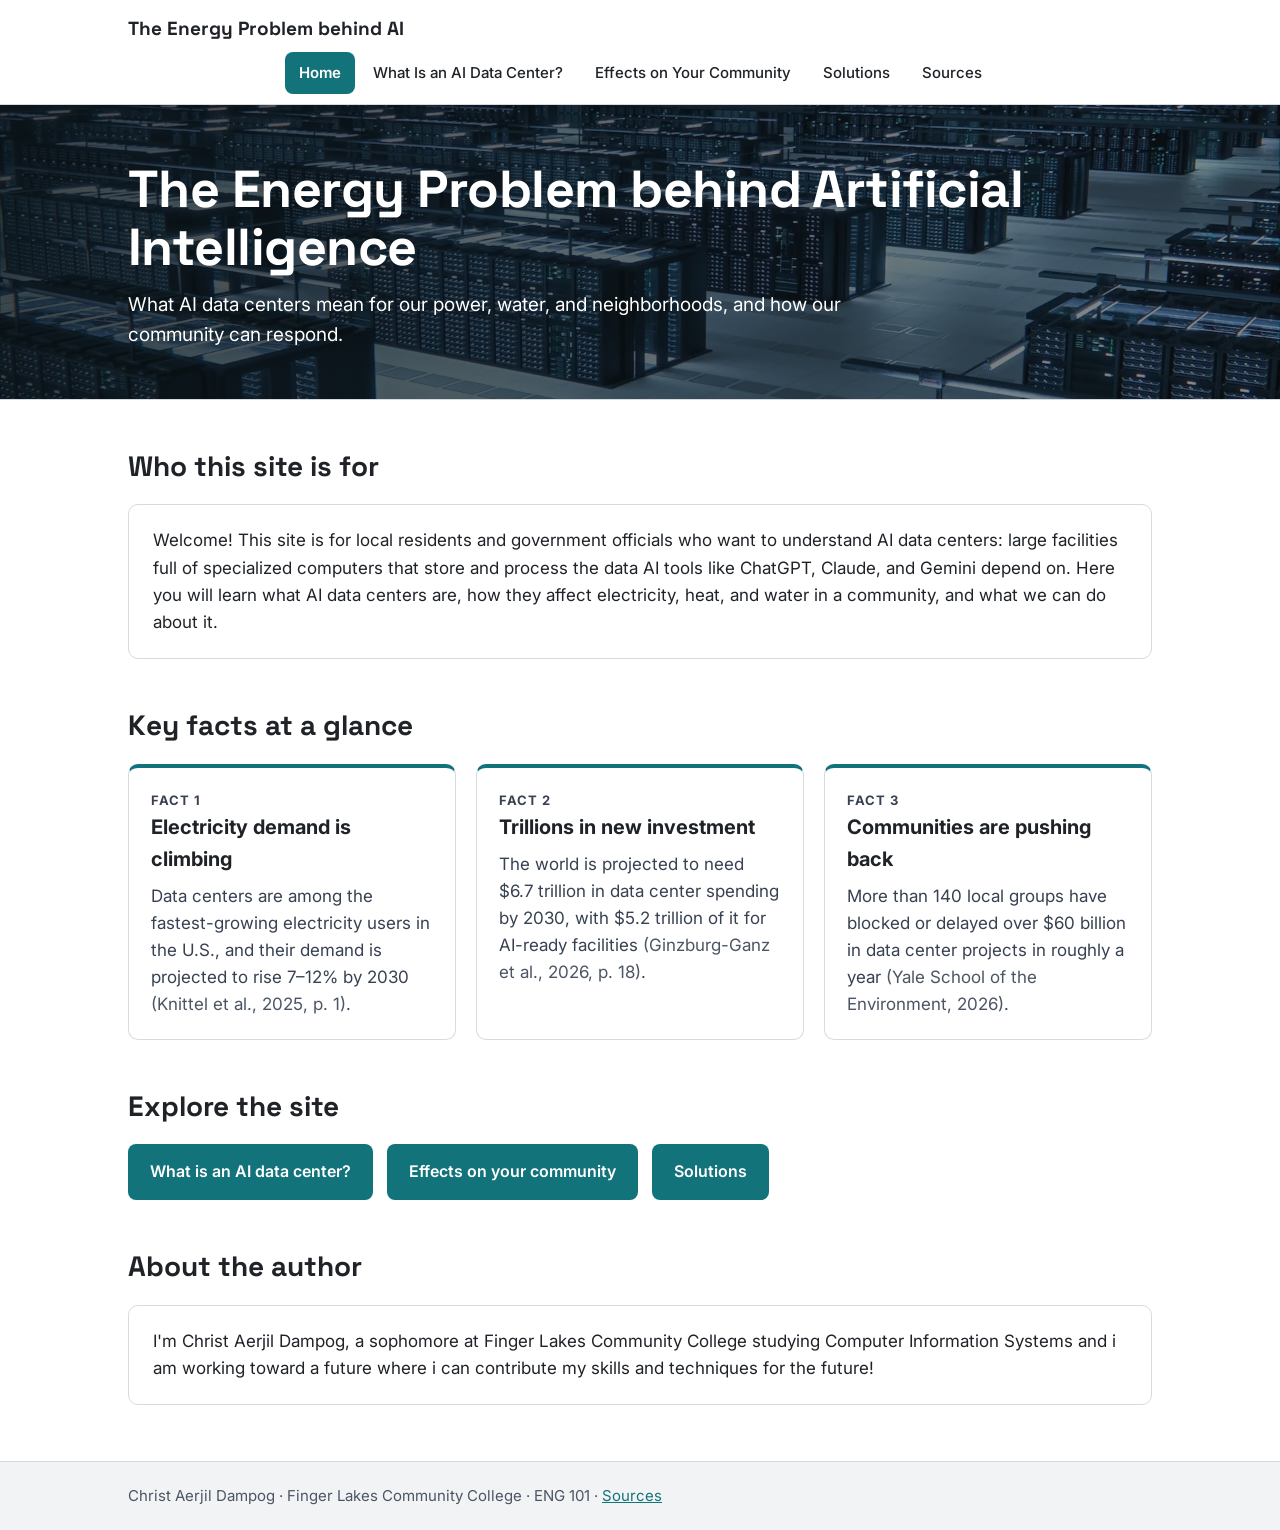
<file: index.html>
<!DOCTYPE html>
<!--
    ============================================================
     File:    index.html  (Home page)
     Author:  Christ Aerjil Dampog
     Course:  ENG 101, Finger Lakes Community College
     Purpose: Introduces the site, shows three key facts, and
              links to the other pages.
    ============================================================
-->
<html lang="en">

<head>
    <meta charset="utf-8">
    <meta name="viewport" content="width=device-width, initial-scale=1">
    <title>Home | The Energy Problem behind AI</title>

    <!-- Fonts from Google Fonts: Inter (body text) and Space Grotesk (headings) -->
    <link rel="preconnect" href="https://fonts.googleapis.com">
    <link rel="preconnect" href="https://fonts.gstatic.com" crossorigin>
    <link rel="stylesheet" href="https://fonts.googleapis.com/css2?family=Inter:wght@400;500;600;700&family=Space+Grotesk:wght@500;600;700&display=swap">

    <!-- Shared styles for all pages -->
    <link rel="stylesheet" href="style.css">
</head>

<body>

    <!-- ========== NAVIGATION BAR ========== -->
    <nav class="site-nav" aria-label="Main">
        <div class="wrap">
            <a class="brand" href="index.html">The Energy Problem behind AI</a>
            <ul>
                <!-- aria-current="page" highlights the page you are on -->
                <li><a class="nav-link" href="index.html" aria-current="page">Home</a></li>
                <li><a class="nav-link" href="page1.html">What Is an AI Data Center?</a></li>
                <li><a class="nav-link" href="page2.html">Effects on Your Community</a></li>
                <li><a class="nav-link" href="page3.html">Solutions</a></li>
                <li><a class="nav-link" href="page4.html">Sources</a></li>
            </ul>
        </div>
    </nav>


    <!-- ========== BANNER ========== -->
    <header class="hero">
        <img class="bg" src="images/home-banner.jpg" alt="Power lines leading to a large data center building">
        <div class="wrap">
            <h1>The Energy Problem behind Artificial Intelligence</h1>
            <p class="tagline">
                What AI data centers mean for our power, water, and neighborhoods,
                and how our community can respond.
            </p>
        </div>
    </header>


    <main class="wrap">

        <!-- ========== WHO THIS SITE IS FOR ========== -->
        <section>
            <h2>Who this site is for</h2>
            <div class="box">
                <p>
                    Welcome! This site is for local residents and government officials who want to
                    understand AI data centers: large facilities full of specialized computers that
                    store and process the data AI tools like ChatGPT, Claude, and Gemini depend on.
                    Here you will learn what AI data centers are, how they affect electricity, heat,
                    and water in a community, and what we can do about it.
                </p>
            </div>
        </section>


        <!-- ========== KEY FACTS (3 cards side by side) ========== -->
        <section>
            <h2>Key facts at a glance</h2>
            <div class="grid grid-3">

                <!-- Fact 1 -->
                <div class="card">
                    <p class="eyebrow">Fact 1</p>
                    <h3>Electricity demand is climbing</h3>
                    <p>
                        Data centers are among the fastest-growing electricity users in the U.S., and
                        their demand is projected to rise 7–12% by 2030
                        <span class="cite">(Knittel et al., 2025, p. 1)</span>.
                    </p>
                </div>

                <!-- Fact 2 -->
                <div class="card">
                    <p class="eyebrow">Fact 2</p>
                    <h3>Trillions in new investment</h3>
                    <p>
                        The world is projected to need $6.7 trillion in data center spending by 2030,
                        with $5.2 trillion of it for AI-ready facilities
                        <span class="cite">(Ginzburg-Ganz et al., 2026, p. 18)</span>.
                    </p>
                </div>

                <!-- Fact 3 -->
                <div class="card">
                    <p class="eyebrow">Fact 3</p>
                    <h3>Communities are pushing back</h3>
                    <p>
                        More than 140 local groups have blocked or delayed over $60 billion in data
                        center projects in roughly a year
                        <span class="cite">(Yale School of the Environment, 2026)</span>.
                    </p>
                </div>

            </div>
        </section>


        <!-- ========== EXPLORE BUTTONS ========== -->
        <section>
            <h2>Explore the site</h2>
            <div class="buttons">
                <a class="btn" href="page1.html">What is an AI data center?</a>
                <a class="btn" href="page2.html">Effects on your community</a>
                <a class="btn" href="page3.html">Solutions</a>
            </div>
        </section>


        <!-- ========== ABOUT THE AUTHOR ========== -->
        <section>
            <h2>About the author</h2>
            <div class="box">
                <p>
                    I'm Christ Aerjil Dampog, a sophomore at Finger Lakes Community College studying
                    Computer Information Systems and i am working toward a future where i can contribute my skills
                    and techniques for the future!
                </p>
            </div>
        </section>

    </main>


    <!-- ========== FOOTER ========== -->
    <footer>
        <div class="wrap">
            Christ Aerjil Dampog · Finger Lakes Community College · ENG 101 ·
            <a href="page4.html">Sources</a>
        </div>
    </footer>

</body>

</html>
</file>
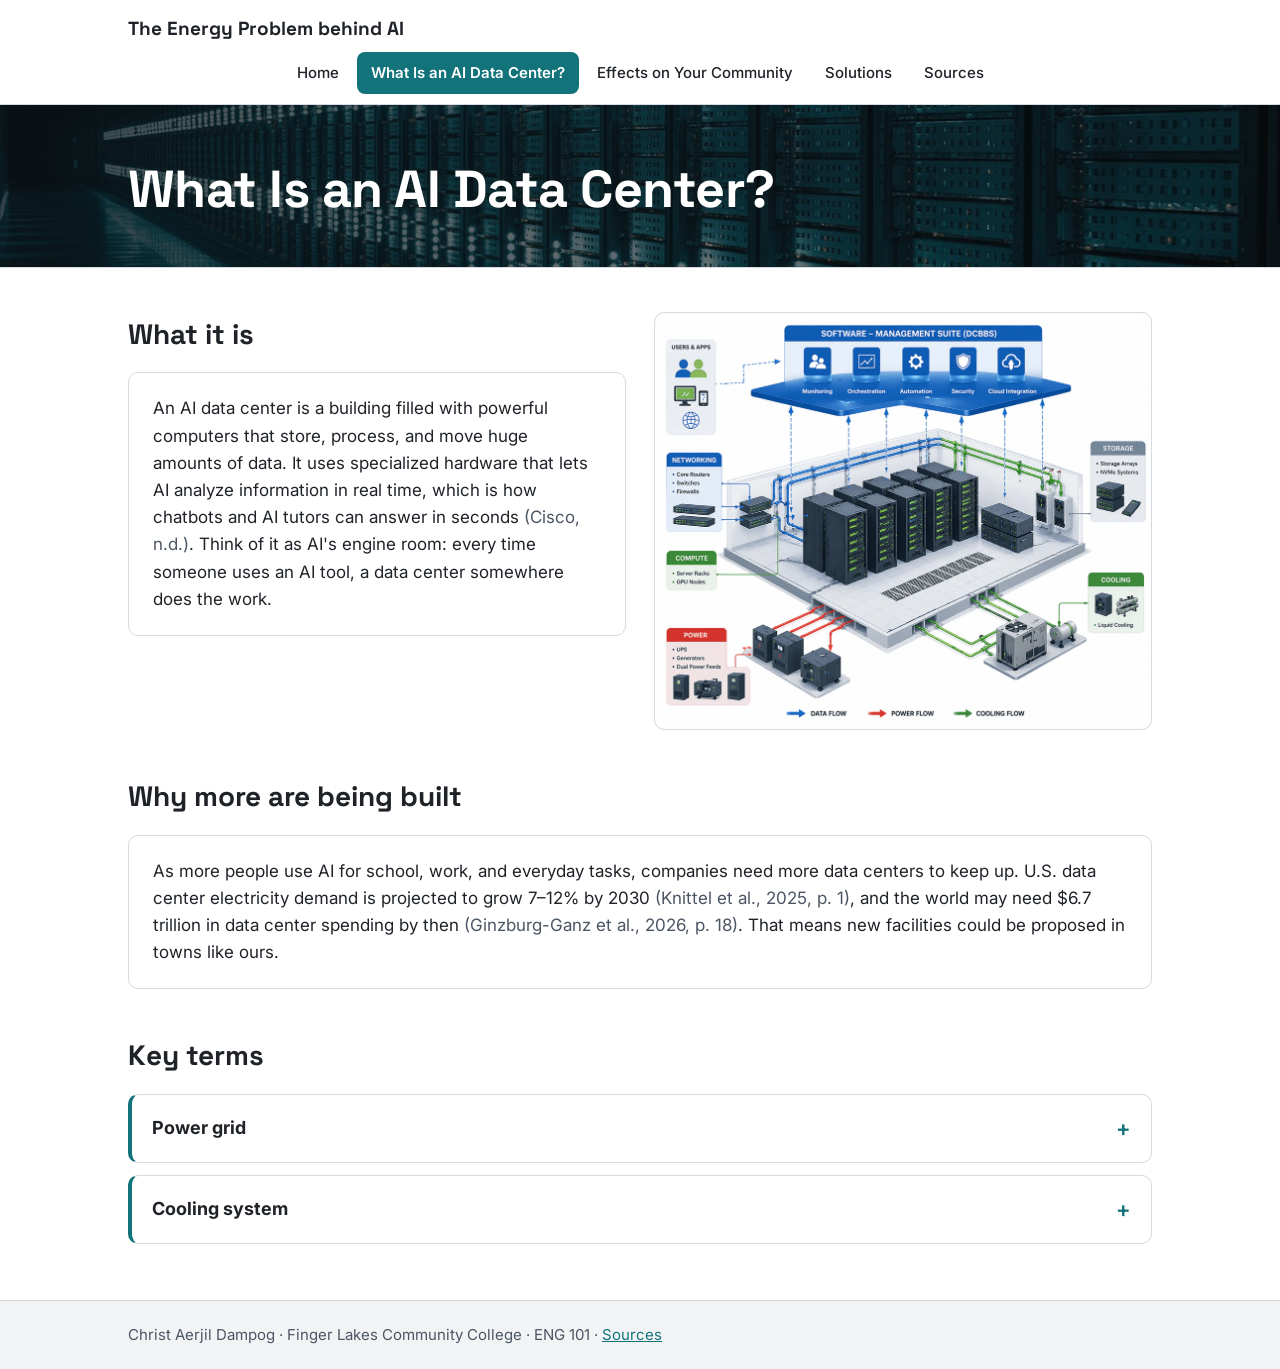
<file: page1.html>
<!DOCTYPE html>
<!--
    ============================================================
     File:    page1.html  (What Is an AI Data Center?)
     Author:  Christ Aerjil Dampog
     Course:  ENG 101, Finger Lakes Community College
     Purpose: Explains what an AI data center is, why more are
              being built, and two key terms.
    ============================================================
-->
<html lang="en">

<head>
    <meta charset="utf-8">
    <meta name="viewport" content="width=device-width, initial-scale=1">
    <title>What Is an AI Data Center? | The Energy Problem behind AI</title>

    <!-- Fonts from Google Fonts: Inter (body text) and Space Grotesk (headings) -->
    <link rel="preconnect" href="https://fonts.googleapis.com">
    <link rel="preconnect" href="https://fonts.gstatic.com" crossorigin>
    <link rel="stylesheet" href="https://fonts.googleapis.com/css2?family=Inter:wght@400;500;600;700&family=Space+Grotesk:wght@500;600;700&display=swap">

    <!-- Shared styles for all pages -->
    <link rel="stylesheet" href="style.css">
</head>

<body>

    <!-- ========== NAVIGATION BAR ========== -->
    <nav class="site-nav" aria-label="Main">
        <div class="wrap">
            <a class="brand" href="index.html">The Energy Problem behind AI</a>
            <ul>
                <!-- aria-current="page" highlights the page you are on -->
                <li><a class="nav-link" href="index.html">Home</a></li>
                <li><a class="nav-link" href="page1.html" aria-current="page">What Is an AI Data Center?</a></li>
                <li><a class="nav-link" href="page2.html">Effects on Your Community</a></li>
                <li><a class="nav-link" href="page3.html">Solutions</a></li>
                <li><a class="nav-link" href="page4.html">Sources</a></li>
            </ul>
        </div>
    </nav>


    <!-- ========== BANNER ========== -->
    <header class="hero">
        <img class="bg" src="images/page1-banner.jpg" alt="Rows of servers inside a data center">

        <div class="wrap">
            <h1>What Is an AI Data Center?</h1>
        </div>
    </header>


    <main class="wrap">

        <!-- ========== WHAT IT IS (text on the left, image on the right) ========== -->
        <section>
            <div class="split">

                <!-- Left: explanation -->
                <div>
                    <h2>What it is</h2>
                    <div class="box">
                        <p>
                            An AI data center is a building filled with powerful computers that store,
                            process, and move huge amounts of data. It uses specialized hardware that
                            lets AI analyze information in real time, which is how chatbots and AI
                            tutors can answer in seconds <span class="cite">(Cisco, n.d.)</span>.
                            Think of it as AI's engine room: every time someone uses an AI tool, a data
                            center somewhere does the work.
                        </p>
                    </div>
                </div>

                <div class="slot slot-filled">
                    <div>
                        <figure class="figure"><a href="https://www.supermicro.com/en/glossary/data-center-architecture" target="_blank" rel="noopener"><img src="images/page1-data-center.jpg" alt="Photo of an AI data center" ></a></figure>
                    </div>
                </div>

            </div>
        </section>


        <!-- ========== WHY MORE ARE BEING BUILT ========== -->
        <section>
            <h2>Why more are being built</h2>
            <div class="box">
                <p>
                    As more people use AI for school, work, and everyday tasks, companies need more
                    data centers to keep up. U.S. data center electricity demand is projected to grow
                    7–12% by 2030 <span class="cite">(Knittel et al., 2025, p. 1)</span>, and the
                    world may need $6.7 trillion in data center spending by then
                    <span class="cite">(Ginzburg-Ganz et al., 2026, p. 18)</span>. That means new
                    facilities could be proposed in towns like ours.
                </p>
            </div>
        </section>


        <!-- ========== KEY TERMS (click a term to open it) ========== -->
        <section>
            <h2>Key terms</h2>

            <!-- Term 1 -->
            <details>
                <summary>Power grid</summary>
                <p>
                    The network of power plants and power lines that delivers electricity to the
                    homes and businesses in an area.
                </p>
            </details>

            <!-- Term 2 -->
            <details>
                <summary>Cooling system</summary>
                <p>
                    Servers produce intense heat, so data centers use cooling systems, often
                    water-based, to keep their high-density server racks from overheating
                    <span class="cite">(Ginzburg-Ganz et al., 2026, p. 20)</span>.
                </p>
            </details>
        </section>

    </main>


    <!-- ========== FOOTER ========== -->
    <footer>
        <div class="wrap">
            Christ Aerjil Dampog · Finger Lakes Community College · ENG 101 ·
            <a href="page4.html">Sources</a>
        </div>
    </footer>

</body>

</html>
</file>
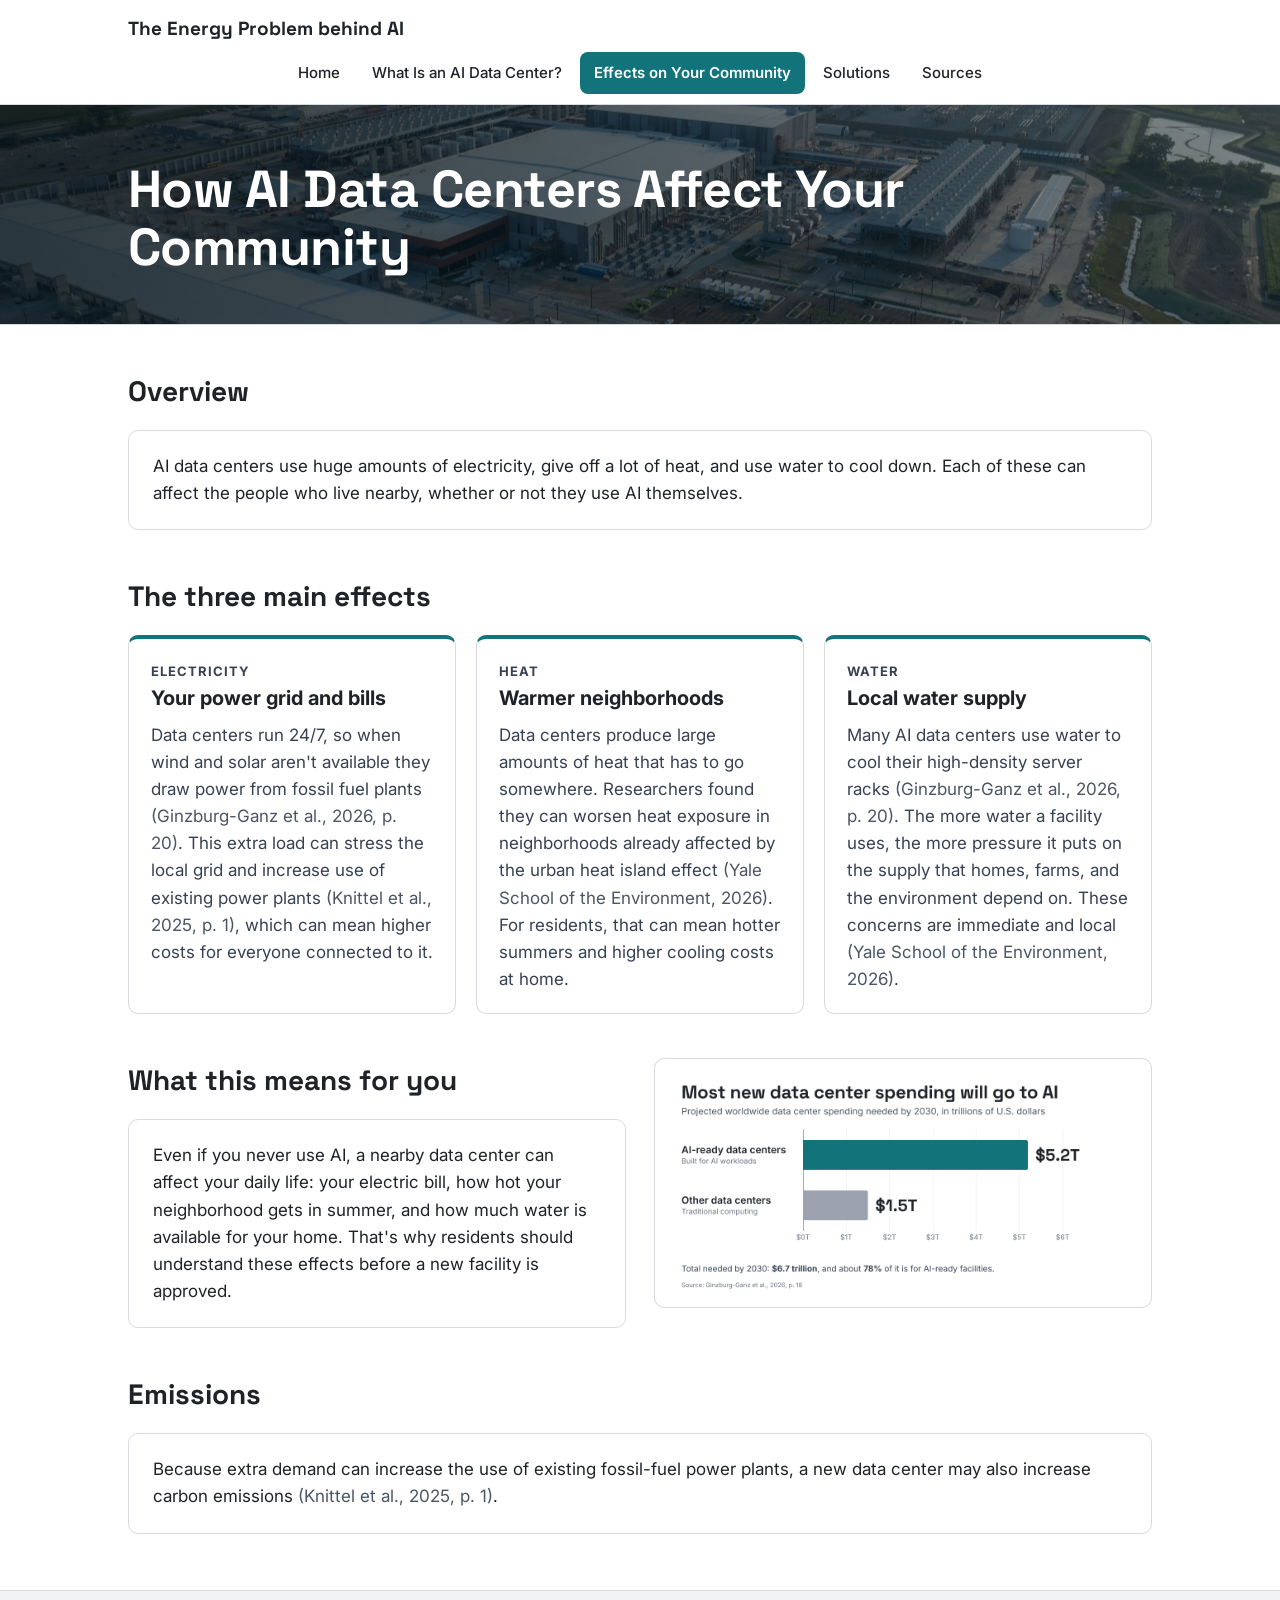
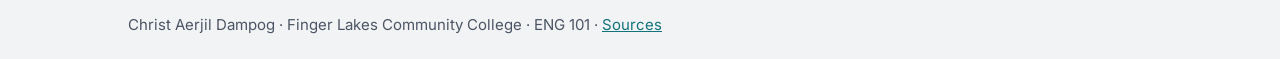
<file: page2.html>
<!DOCTYPE html>
<!--
    ============================================================
     File:    page2.html  (Effects on Your Community)
     Author:  Christ Aerjil Dampog
     Course:  ENG 101, Finger Lakes Community College
     Purpose: Explains how AI data centers affect electricity,
              heat, and water for people who live nearby.
    ============================================================
-->
<html lang="en">

<head>
    <meta charset="utf-8">
    <meta name="viewport" content="width=device-width, initial-scale=1">
    <title>Effects on Your Community | The Energy Problem behind AI</title>

    <!-- Fonts from Google Fonts: Inter (body text) and Space Grotesk (headings) -->
    <link rel="preconnect" href="https://fonts.googleapis.com">
    <link rel="preconnect" href="https://fonts.gstatic.com" crossorigin>
    <link rel="stylesheet" href="https://fonts.googleapis.com/css2?family=Inter:wght@400;500;600;700&family=Space+Grotesk:wght@500;600;700&display=swap">

    <!-- Shared styles for all pages -->
    <link rel="stylesheet" href="style.css">
</head>

<body>

    <!-- ========== NAVIGATION BAR ========== -->
    <nav class="site-nav" aria-label="Main">
        <div class="wrap">
            <a class="brand" href="index.html">The Energy Problem behind AI</a>
            <ul>
                <!-- aria-current="page" highlights the page you are on -->
                <li><a class="nav-link" href="index.html">Home</a></li>
                <li><a class="nav-link" href="page1.html">What Is an AI Data Center?</a></li>
                <li><a class="nav-link" href="page2.html" aria-current="page">Effects on Your Community</a></li>
                <li><a class="nav-link" href="page3.html">Solutions</a></li>
                <li><a class="nav-link" href="page4.html">Sources</a></li>
            </ul>
        </div>
    </nav>


    <!-- ========== BANNER ========== -->
    <header class="hero">
        <img class="bg" src="images/page2-banner.jpg" alt="A neighborhood next to a large industrial building">

        <div class="wrap">
            <h1>How AI Data Centers Affect Your Community</h1>
        </div>
    </header>


    <main class="wrap">

        <!-- ========== OVERVIEW ========== -->
        <section>
            <h2>Overview</h2>
            <div class="box">
                <p>
                    AI data centers use huge amounts of electricity, give off a lot of heat, and use
                    water to cool down. Each of these can affect the people who live nearby, whether
                    or not they use AI themselves.
                </p>
            </div>
        </section>


        <!-- ========== THE THREE MAIN EFFECTS (3 cards side by side) ========== -->
        <section>
            <h2>The three main effects</h2>
            <div class="grid grid-3">

                <!-- Effect 1: Electricity -->
                <div class="card">
                    <p class="eyebrow">Electricity</p>
                    <h3>Your power grid and bills</h3>
                    <p>
                        Data centers run 24/7, so when wind and solar aren't available they draw power
                        from fossil fuel plants <span class="cite">(Ginzburg-Ganz et al., 2026, p. 20)</span>.
                        This extra load can stress the local grid and increase use of existing power
                        plants <span class="cite">(Knittel et al., 2025, p. 1)</span>, which can mean
                        higher costs for everyone connected to it.
                    </p>
                </div>

                <!-- Effect 2: Heat -->
                <div class="card">
                    <p class="eyebrow">Heat</p>
                    <h3>Warmer neighborhoods</h3>
                    <p>
                        Data centers produce large amounts of heat that has to go somewhere.
                        Researchers found they can worsen heat exposure in neighborhoods already
                        affected by the urban heat island effect
                        <span class="cite">(Yale School of the Environment, 2026)</span>. For
                        residents, that can mean hotter summers and higher cooling costs at home.
                    </p>
                </div>

                <!-- Effect 3: Water -->
                <div class="card">
                    <p class="eyebrow">Water</p>
                    <h3>Local water supply</h3>
                    <p>
                        Many AI data centers use water to cool their high-density server racks
                        <span class="cite">(Ginzburg-Ganz et al., 2026, p. 20)</span>. The more water
                        a facility uses, the more pressure it puts on the supply that homes, farms,
                        and the environment depend on. These concerns are immediate and local
                        <span class="cite">(Yale School of the Environment, 2026)</span>.
                    </p>
                </div>

            </div>
        </section>


        <!-- ========== WHAT THIS MEANS FOR YOU (text on the left, image on the right) ========== -->
        <section>
            <div class="split">

                <!-- Left: explanation -->
                <div>
                    <h2>What this means for you</h2>
                    <div class="box">
                        <p>
                            Even if you never use AI, a nearby data center can affect your daily life:
                            your electric bill, how hot your neighborhood gets in summer, and how much
                            water is available for your home. That's why residents should understand
                            these effects before a new facility is approved.
                        </p>
                    </div>
                </div>

                <div class="slot slot-filled">
                    <div>
                        <figure class="figure"><img src="images/page2-infographic.png" alt="Infographic showing the three effects of AI data centers: electricity, heat, and water"></figure>
                    </div>
                </div>

            </div>
        </section>


        <!-- ========== EMISSIONS ========== -->
        <section>
            <h2>Emissions</h2>
            <div class="box">
                <p>
                    Because extra demand can increase the use of existing fossil-fuel power plants, a
                    new data center may also increase carbon emissions
                    <span class="cite">(Knittel et al., 2025, p. 1)</span>.
                </p>
            </div>
        </section>

    </main>


    <!-- ========== FOOTER ========== -->
    <footer>
        <div class="wrap">
            Christ Aerjil Dampog · Finger Lakes Community College · ENG 101 ·
            <a href="page4.html">Sources</a>
        </div>
    </footer>

</body>

</html>
</file>
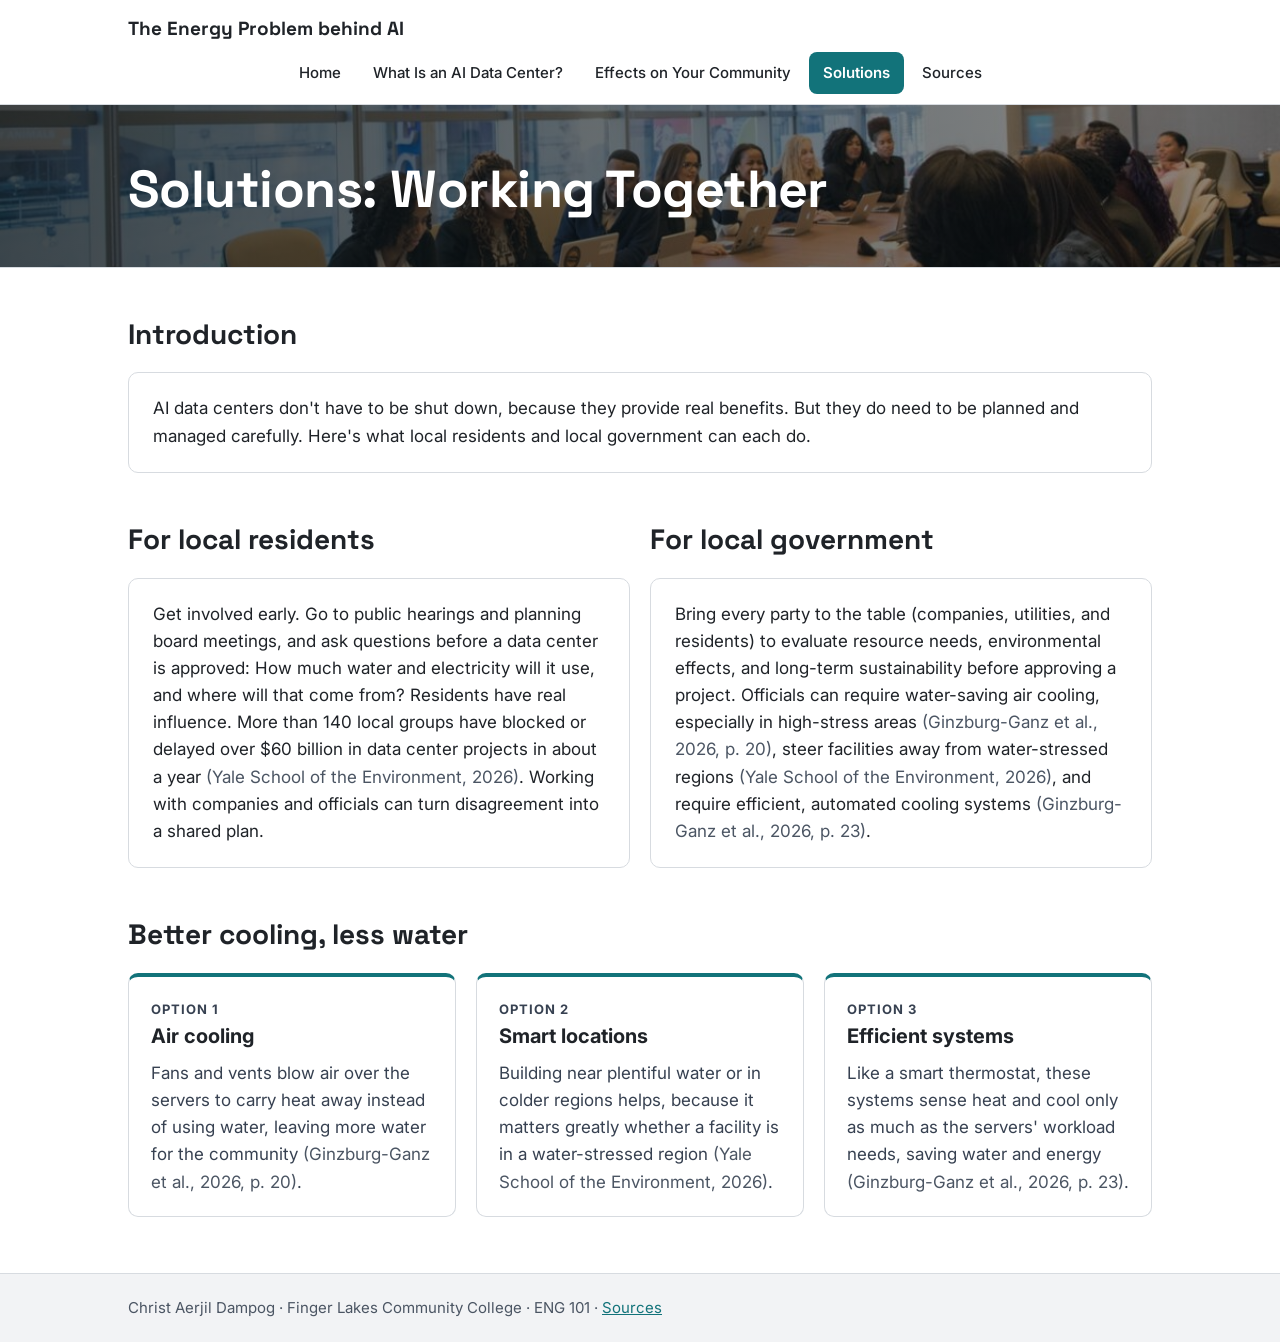
<file: page3.html>
<!DOCTYPE html>
<!--
    ============================================================
     File:    page3.html  (Solutions)
     Author:  Christ Aerjil Dampog
     Course:  ENG 101, Finger Lakes Community College
     Purpose: What residents and local government can do, plus
              three cooling options that save water.
    ============================================================
-->
<html lang="en">

<head>
    <meta charset="utf-8">
    <meta name="viewport" content="width=device-width, initial-scale=1">
    <title>Solutions | The Energy Problem behind AI</title>

    <!-- Fonts from Google Fonts: Inter (body text) and Space Grotesk (headings) -->
    <link rel="preconnect" href="https://fonts.googleapis.com">
    <link rel="preconnect" href="https://fonts.gstatic.com" crossorigin>
    <link rel="stylesheet" href="https://fonts.googleapis.com/css2?family=Inter:wght@400;500;600;700&family=Space+Grotesk:wght@500;600;700&display=swap">

    <!-- Shared styles for all pages -->
    <link rel="stylesheet" href="style.css">
</head>

<body>

    <!-- ========== NAVIGATION BAR ========== -->
    <nav class="site-nav" aria-label="Main">
        <div class="wrap">
            <a class="brand" href="index.html">The Energy Problem behind AI</a>
            <ul>
                <!-- aria-current="page" highlights the page you are on -->
                <li><a class="nav-link" href="index.html">Home</a></li>
                <li><a class="nav-link" href="page1.html">What Is an AI Data Center?</a></li>
                <li><a class="nav-link" href="page2.html">Effects on Your Community</a></li>
                <li><a class="nav-link" href="page3.html" aria-current="page">Solutions</a></li>
                <li><a class="nav-link" href="page4.html">Sources</a></li>
            </ul>
        </div>
    </nav>


    <!-- ========== BANNER ========== -->
    <header class="hero">
        <img class="bg" src="images/page3-banner.jpg" alt="Residents speaking at a town hall meeting" style="object-position: center 60%;">

        <div class="wrap">
            <h1>Solutions: Working Together</h1>
        </div>
    </header>


    <main class="wrap">

        <!-- ========== INTRODUCTION ========== -->
        <section>
            <h2>Introduction</h2>
            <div class="box">
                <p>
                    AI data centers don't have to be shut down, because they provide real benefits.
                    But they do need to be planned and managed carefully. Here's what local residents
                    and local government can each do.
                </p>
            </div>
        </section>


        <!-- ========== RESIDENTS AND GOVERNMENT (2 columns) ========== -->
        <section>
            <div class="grid grid-2">

                <!-- Left column: residents -->
                <div>
                    <h2>For local residents</h2>
                    <div class="box">
                        <p>
                            Get involved early. Go to public hearings and planning board meetings, and
                            ask questions before a data center is approved: How much water and
                            electricity will it use, and where will that come from? Residents have real
                            influence. More than 140 local groups have blocked or delayed over
                            $60 billion in data center projects in about a year
                            <span class="cite">(Yale School of the Environment, 2026)</span>. Working
                            with companies and officials can turn disagreement into a shared plan.
                        </p>
                    </div>
                </div>

                <!-- Right column: local government -->
                <div>
                    <h2>For local government</h2>
                    <div class="box">
                        <p>
                            Bring every party to the table (companies, utilities, and residents) to
                            evaluate resource needs, environmental effects, and long-term
                            sustainability before approving a project. Officials can require
                            water-saving air cooling, especially in high-stress areas
                            <span class="cite">(Ginzburg-Ganz et al., 2026, p. 20)</span>, steer
                            facilities away from water-stressed regions
                            <span class="cite">(Yale School of the Environment, 2026)</span>, and
                            require efficient, automated cooling systems
                            <span class="cite">(Ginzburg-Ganz et al., 2026, p. 23)</span>.
                        </p>
                    </div>
                </div>

            </div>
        </section>


        <!-- ========== COOLING OPTIONS (3 cards side by side) ========== -->
        <section>
            <h2>Better cooling, less water</h2>
            <div class="grid grid-3">

                <!-- Option 1 -->
                <div class="card">
                    <p class="eyebrow">Option 1</p>
                    <h3>Air cooling</h3>
                    <p>
                        Fans and vents blow air over the servers to carry heat away instead of using
                        water, leaving more water for the community
                        <span class="cite">(Ginzburg-Ganz et al., 2026, p. 20)</span>.
                    </p>
                </div>

                <!-- Option 2 -->
                <div class="card">
                    <p class="eyebrow">Option 2</p>
                    <h3>Smart locations</h3>
                    <p>
                        Building near plentiful water or in colder regions helps, because it matters
                        greatly whether a facility is in a water-stressed region
                        <span class="cite">(Yale School of the Environment, 2026)</span>.
                    </p>
                </div>

                <!-- Option 3 -->
                <div class="card">
                    <p class="eyebrow">Option 3</p>
                    <h3>Efficient systems</h3>
                    <p>
                        Like a smart thermostat, these systems sense heat and cool only as much as the
                        servers' workload needs, saving water and energy
                        <span class="cite">(Ginzburg-Ganz et al., 2026, p. 23)</span>.
                    </p>
                </div>

            </div>
        </section>

    </main>


    <!-- ========== FOOTER ========== -->
    <footer>
        <div class="wrap">
            Christ Aerjil Dampog · Finger Lakes Community College · ENG 101 ·
            <a href="page4.html">Sources</a>
        </div>
    </footer>

</body>

</html>
</file>
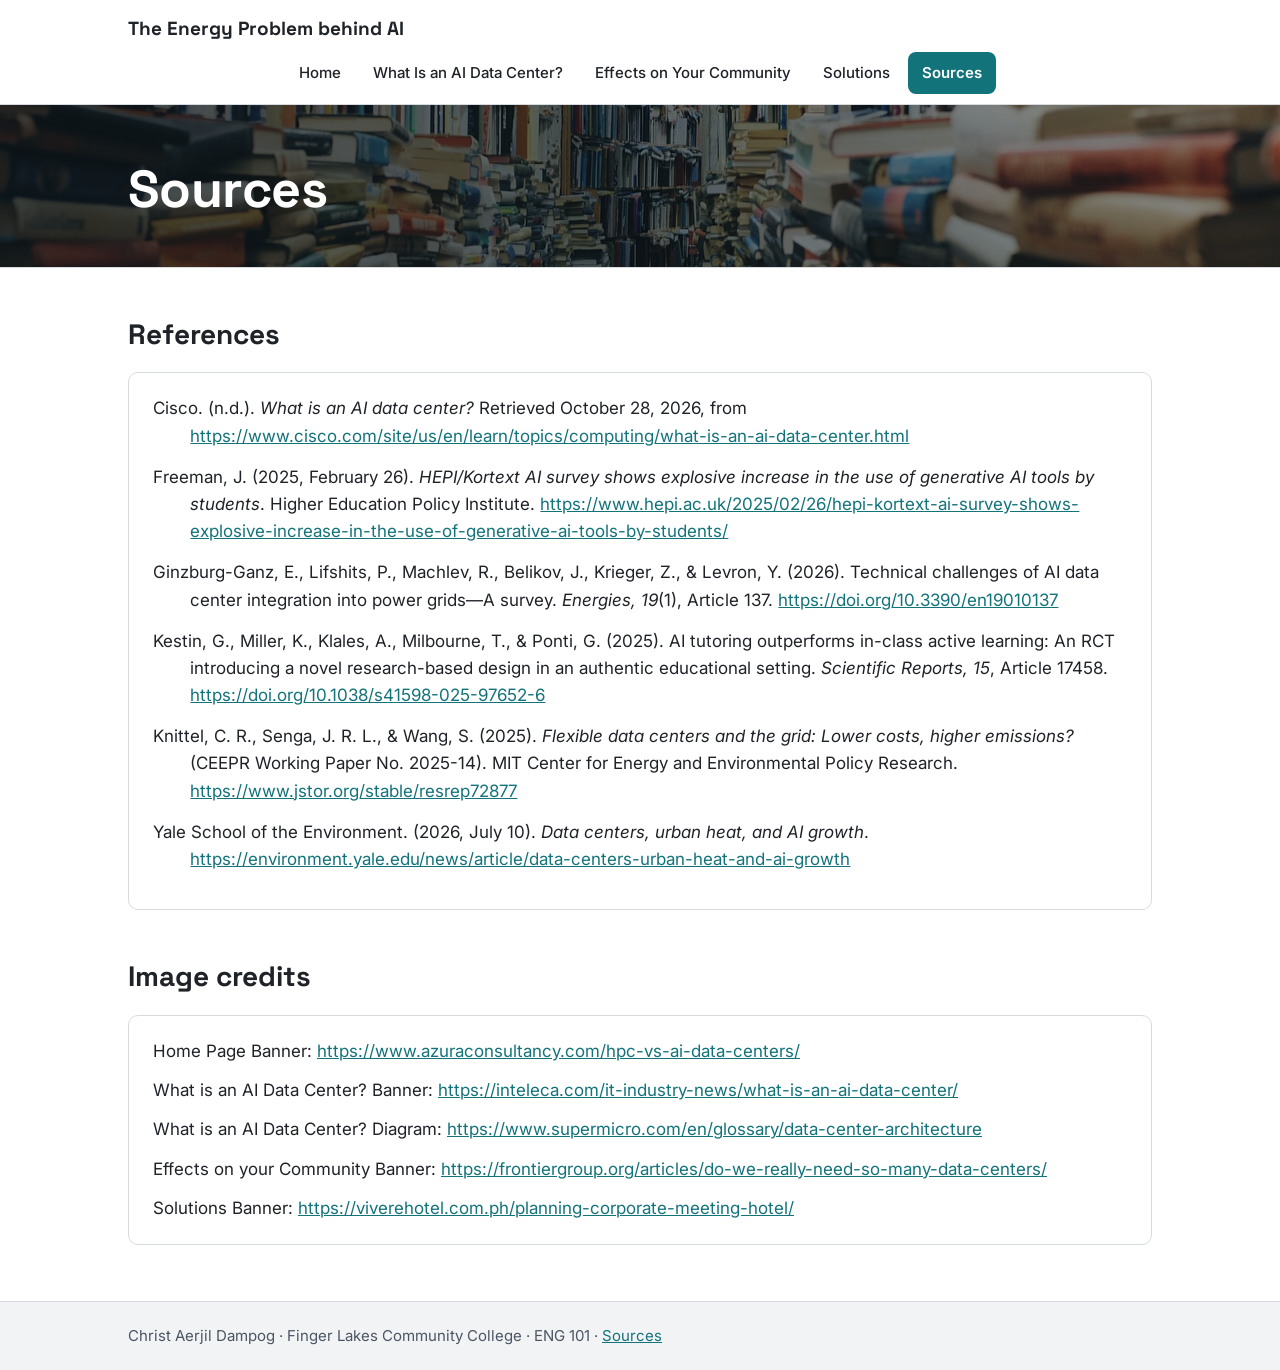
<file: page4.html>
<!DOCTYPE html>
<!--
    ============================================================
     File:    page4.html  (Sources & Learn More)
     Author:  Christ Aerjil Dampog
     Course:  ENG 101, Finger Lakes Community College
     Purpose: APA references, extra resources, and image credits.
    ============================================================
-->
<html lang="en">

<head>
    <meta charset="utf-8">
    <meta name="viewport" content="width=device-width, initial-scale=1">
    <title>Sources | The Energy Problem behind AI</title>

    <!-- Fonts from Google Fonts: Inter (body text) and Space Grotesk (headings) -->
    <link rel="preconnect" href="https://fonts.googleapis.com">
    <link rel="preconnect" href="https://fonts.gstatic.com" crossorigin>
    <link rel="stylesheet" href="https://fonts.googleapis.com/css2?family=Inter:wght@400;500;600;700&family=Space+Grotesk:wght@500;600;700&display=swap">

    <!-- Shared styles for all pages -->
    <link rel="stylesheet" href="style.css">
</head>

<body>

    <!-- ========== NAVIGATION BAR ========== -->
    <nav class="site-nav" aria-label="Main">
        <div class="wrap">
            <a class="brand" href="index.html">The Energy Problem behind AI</a>
            <ul>
                <!-- aria-current="page" highlights the page you are on -->
                <li><a class="nav-link" href="index.html">Home</a></li>
                <li><a class="nav-link" href="page1.html">What Is an AI Data Center?</a></li>
                <li><a class="nav-link" href="page2.html">Effects on Your Community</a></li>
                <li><a class="nav-link" href="page3.html">Solutions</a></li>
                <li><a class="nav-link" href="page4.html" aria-current="page">Sources</a></li>
            </ul>
        </div>
    </nav>


    <!-- ========== BANNER ========== -->
    <header class="hero">
        <img class="bg" src="images/page4-banner.jpg" alt="">

        <div class="wrap">
            <h1>Sources</h1>
        </div>
    </header>


    <main class="wrap">

        <!-- ========== REFERENCES (APA 7, alphabetical) ========== -->
        <section>
            <h2>References</h2>
            <div class="box refs">

                <p>
                    Cisco. (n.d.). <i>What is an AI data center?</i> Retrieved October 28, 2026, from
                    <a href="https://www.cisco.com/site/us/en/learn/topics/computing/what-is-an-ai-data-center.html" target="_blank" rel="noopener">https://www.cisco.com/site/us/en/learn/topics/computing/what-is-an-ai-data-center.html</a>
                </p>

                <p>
                    Freeman, J. (2025, February 26). <i>HEPI/Kortext AI survey shows explosive increase
                    in the use of generative AI tools by students</i>. Higher Education Policy Institute.
                    <a href="https://www.hepi.ac.uk/2025/02/26/hepi-kortext-ai-survey-shows-explosive-increase-in-the-use-of-generative-ai-tools-by-students/" target="_blank" rel="noopener">https://www.hepi.ac.uk/2025/02/26/hepi-kortext-ai-survey-shows-explosive-increase-in-the-use-of-generative-ai-tools-by-students/</a>
                </p>

                <p>
                    Ginzburg-Ganz, E., Lifshits, P., Machlev, R., Belikov, J., Krieger, Z., &amp;
                    Levron, Y. (2026). Technical challenges of AI data center integration into power
                    grids—A survey. <i>Energies, 19</i>(1), Article 137.
                    <a href="https://doi.org/10.3390/en19010137" target="_blank" rel="noopener">https://doi.org/10.3390/en19010137</a>
                </p>

                <p>
                    Kestin, G., Miller, K., Klales, A., Milbourne, T., &amp; Ponti, G. (2025). AI
                    tutoring outperforms in-class active learning: An RCT introducing a novel
                    research-based design in an authentic educational setting.
                    <i>Scientific Reports, 15</i>, Article 17458.
                    <a href="https://doi.org/10.1038/s41598-025-97652-6" target="_blank" rel="noopener">https://doi.org/10.1038/s41598-025-97652-6</a>
                </p>

                <p>
                    Knittel, C. R., Senga, J. R. L., &amp; Wang, S. (2025). <i>Flexible data centers
                    and the grid: Lower costs, higher emissions?</i> (CEEPR Working Paper No. 2025-14).
                    MIT Center for Energy and Environmental Policy Research.
                    <a href="https://www.jstor.org/stable/resrep72877" target="_blank" rel="noopener">https://www.jstor.org/stable/resrep72877</a>
                </p>

                <p>
                    Yale School of the Environment. (2026, July 10). <i>Data centers, urban heat, and
                    AI growth</i>.
                    <a href="https://environment.yale.edu/news/article/data-centers-urban-heat-and-ai-growth" target="_blank" rel="noopener">https://environment.yale.edu/news/article/data-centers-urban-heat-and-ai-growth</a>
                </p>

            </div>
        </section>

        <!-- ========== IMAGE CREDITS ========== -->
        <section>
            <h2>Image credits</h2>
            <div class="box">
                <p>Home Page Banner: <a href="https://www.azuraconsultancy.com/hpc-vs-ai-data-centers/" target="_blank" rel="noopener noreferrer">https://www.azuraconsultancy.com/hpc-vs-ai-data-centers/</a></p>
                <p>What is an AI Data Center? Banner: <a href="https://inteleca.com/it-industry-news/what-is-an-ai-data-center/" target="_blank" rel="noopener noreferrer">https://inteleca.com/it-industry-news/what-is-an-ai-data-center/</a></p>
                <p>What is an AI Data Center? Diagram: <a href="https://www.supermicro.com/en/glossary/data-center-architecture" target="_blank" rel="noopener noreferrer">https://www.supermicro.com/en/glossary/data-center-architecture</a></p>
                <p>Effects on your Community Banner: <a href="https://frontiergroup.org/articles/do-we-really-need-so-many-data-centers/" target="_blank" rel="noopener noreferrer">https://frontiergroup.org/articles/do-we-really-need-so-many-data-centers/</a></p>
                <p>Solutions Banner: <a href="https://viverehotel.com.ph/planning-corporate-meeting-hotel/" target="_blank" rel="noopener noreferrer">https://viverehotel.com.ph/planning-corporate-meeting-hotel/</a></p>
            </div>
        </section>
    </main>


    <!-- ========== FOOTER ========== -->
    <footer>
        <div class="wrap">
            Christ Aerjil Dampog · Finger Lakes Community College · ENG 101 ·
            <a href="page4.html">Sources</a>
        </div>
    </footer>

</body>

</html>
</file>
<file: style.css>
/*
 * ============================================================
 *  File:    style.css
 *  Author:  Christ Aerjil Dampog
 *  Course:  ENG 101, Finger Lakes Community College
 *  Purpose: Shared styles for every page of the
 *           "The Energy Problem behind AI" website.
 * ============================================================
 */


/* ============================================================
 *  1. COLOR VARIABLES
 *     Change a color here and it updates on every page.
 * ============================================================ */
:root {
    --teal: #12737a;        /* main accent color (buttons, links, card tops) */
    --teal-dark: #0d5a60;   /* button hover color */
    --muted: #4b5563;       /* gray text (citations, taglines) */
    --line: #d7dbe0;        /* light border color */
    --soft: #f2f3f5;        /* light gray background (banner, footer) */
}


/* ============================================================
 *  2. BASE STYLES
 *     Default settings for the whole page.
 * ============================================================ */

/* Make padding and borders count inside an element's width */
* {
    box-sizing: border-box;
}

html,
body {
    margin: 0;
    padding: 0;
}

body {
    font-family: Inter, system-ui, -apple-system, "Segoe UI", Roboto, sans-serif;
    font-size: 17px;
    line-height: 1.6;
    color: #1f2328;
    background: #fff;
}

/* Headings use a second font so they stand out from body text */
h1,
h2,
h3 {
    font-family: "Space Grotesk", Inter, sans-serif;
    color: #1f2328;
    margin: 0;
}

a {
    color: var(--teal);
}


/* ============================================================
 *  3. PAGE LAYOUT
 * ============================================================ */

/* Centers content and keeps lines from getting too wide */
.wrap {
    max-width: 1080px;
    margin: 0 auto;
    padding: 0 28px;
}

main {
    padding: 12px 0 40px;
}

/* Space between each section on a page */
section {
    margin-top: 44px;
}

/* Section headings (h2), including ones inside grids */
section h2 {
    font-size: 28px;
    margin-bottom: 16px;
}


/* ============================================================
 *  4. NAVIGATION BAR
 *     The menu at the top of every page.
 * ============================================================ */
.site-nav {
    position: sticky;       /* stays at the top while scrolling */
    top: 0;
    z-index: 10;
    background: #fff;
    border-bottom: 1px solid var(--line);
}

.site-nav .wrap {
    display: flex;
    flex-direction: column;     /* title on top, links underneath */
    align-items: flex-start;    /* both start on the left */
    gap: 8px;                   /* space between the title and the links */
    padding-top: 14px;
    padding-bottom: 10px;
}

/* Site name on the left of the menu */
.brand {
    font-family: "Space Grotesk", Inter, sans-serif;
    font-size: 19px;
    font-weight: 700;
    color: #1f2328;
    text-decoration: none;
}

/* The list of page links */
.site-nav ul {
    list-style: none;
    display: flex;
    flex-wrap: wrap;
    gap: 4px;
    margin: 0;
    padding: 0;
    align-self: center;
}

.nav-link {
    display: block;
    padding: 9px 14px;
    border-radius: 8px;
    color: #1f2328;
    font-size: 15px;
    font-weight: 500;
    text-decoration: none;
}

.nav-link:hover {
    background: var(--soft);
}

/* Highlights the page you are currently on */
.nav-link[aria-current="page"] {
    background: var(--teal);
    color: #fff;
    font-weight: 600;
}


/* ============================================================
 *  5. BANNER (HERO)
 *     The big title area at the top of each page.
 * ============================================================ */
.hero {
    position: relative;
    overflow: hidden;
    padding: 56px 0 48px;
    background: var(--soft);
    border-bottom: 1px solid var(--line);
}

.hero h1 {
    font-size: clamp(32px, 5vw, 52px);   /* shrinks on small screens */
    line-height: 1.1;
    letter-spacing: -0.01em;
}

.tagline {
    max-width: 760px;
    margin: 14px 0 0;
    font-size: 19px;
    color: var(--muted);
}

/* The banner photo fills the whole banner behind the text */
.hero .bg {
    position: absolute;
    inset: 0;
    width: 100%;
    height: 100%;
    object-fit: cover;
    z-index: 0;
}

/* --- Only applies once a banner photo has been added --- */

/* Dark see-through layer so white text is readable over the photo */
.hero:has(img.bg)::before {
    content: "";
    position: absolute;
    inset: 0;
    z-index: 1;
    background: linear-gradient(90deg, rgba(10, 20, 25, 0.78), rgba(10, 20, 25, 0.45));
}

/* Keep the text above the dark layer */
.hero .wrap {
    position: relative;
    z-index: 2;
}

.hero:has(img.bg) h1,
.hero:has(img.bg) .tagline {
    color: #fff;
}


/* ============================================================
 *  6. IMAGE PLACEHOLDERS
 *     Dashed boxes that mark where an image still needs to go.
 * ============================================================ */

/* Small label inside the banner */
.img-slot-note {
    display: inline-block;
    margin-bottom: 14px;
    padding: 4px 10px;
    font-size: 12px;
    font-weight: 600;
    letter-spacing: 0.06em;
    text-transform: uppercase;
    color: var(--muted);
    background: #fff;
    border: 1.5px dashed #9aa1ab;
    border-radius: 6px;
}

/* Large box for images inside the page */
.slot {
    display: flex;
    align-items: center;
    justify-content: center;
    min-height: 260px;
    padding: 24px;
    text-align: center;
    color: var(--muted);
    background: var(--soft);
    border: 2px dashed #9aa1ab;
    border-radius: 10px;
}

.slot strong {
    display: block;
    margin-bottom: 4px;
    font-weight: 600;
    color: #374151;
}

.slot small {
    font-size: 13px;
}

/* A real image that replaces a placeholder box */
.figure {
    margin: 0;
}

.figure img {
    display: block;
    width: 100%;
    height: auto;
    border-radius: 10px;
}

.slot-filled {
    display: block;         /* turn off the centering used for the placeholder text */
    min-height: 0;          /* let the box be exactly as tall as the image */
    padding: 0;
    overflow: hidden;       /* clips the image's corners to the box's rounded corners */
    border: 1px solid var(--line);
}

.slot-filled img {
    display: block;         /* removes the small gap under images */
    width: 100%;
    height: auto;           /* keeps the chart's shape, so nothing is cropped */
}


/* ============================================================
 *  7. GRIDS
 *     Put boxes side by side in 2 or 3 columns.
 * ============================================================ */
.grid {
    display: grid;
    gap: 20px;
}

.grid-2 {
    grid-template-columns: repeat(2, minmax(0, 1fr));
}

.grid-3 {
    grid-template-columns: repeat(3, minmax(0, 1fr));
}

/* Text on one side, image on the other */
.split {
    display: grid;
    grid-template-columns: 1fr 1fr;
    gap: 28px;
    align-items: start;
}


/* ============================================================
 *  8. BOXES AND CARDS
 * ============================================================ */

/* Plain bordered box for paragraphs */
.box {
    padding: 22px 24px;
    background: #fff;
    border: 1px solid var(--line);
    border-radius: 10px;
}

.box p {
    margin: 0;
}

/* Space between paragraphs inside the same box */
.box p + p {
    margin-top: 12px;
}

/* Card with a teal stripe on top (facts, effects, options) */
.card {
    padding: 22px 22px 20px;
    background: #fff;
    border: 1px solid var(--line);
    border-top: 4px solid var(--teal);
    border-radius: 10px;
}

.card h3 {
    margin: 0 0 8px;
    font-family: Inter, sans-serif;
    font-size: 20px;
    font-weight: 700;
}

.card p {
    margin: 0;
    color: #374151;
}

/* Small uppercase label above a card title, e.g. "FACT 1" */
.eyebrow {
    margin: 0 0 6px;
    font-size: 13px;
    font-weight: 700;
    letter-spacing: 0.08em;
    text-transform: uppercase;
    color: var(--teal);
}

/* Highlighted box for the "Take action" step */
.callout {
    padding: 20px 24px;
    background: #e8f3f4;
    border: 1px solid #b9dcdf;
    border-radius: 10px;
}

.callout p {
    margin: 0;
}

/* In-text citations, e.g. (Cisco, n.d.) */
.cite {
    color: var(--muted);
}


/* ============================================================
 *  9. BUTTONS
 * ============================================================ */
.buttons {
    display: flex;
    flex-wrap: wrap;
    gap: 14px;
}

.btn {
    display: inline-block;
    padding: 15px 22px;
    font-size: 16px;
    font-weight: 600;
    color: #fff;
    text-decoration: none;
    background: var(--teal);
    border-radius: 8px;
}

.btn:hover {
    background: var(--teal-dark);
}


/* ============================================================
 *  10. KEY TERMS (CLICK TO OPEN)
 *      Uses <details> and <summary>, so no JavaScript needed.
 * ============================================================ */
details {
    background: #fff;
    border: 1px solid var(--line);
    border-left: 4px solid var(--teal);
    border-radius: 10px;
}

/* Space between two key terms */
details + details {
    margin-top: 12px;
}

summary {
    display: flex;
    align-items: center;
    justify-content: space-between;
    padding: 16px 20px;
    font-size: 18px;
    font-weight: 700;
    list-style: none;       /* hides the default arrow */
    cursor: pointer;
}

/* Hides the default arrow in Safari */
summary::-webkit-details-marker {
    display: none;
}

/* Shows "+" when closed... */
summary::after {
    content: "+";
    font-size: 22px;
    font-weight: 600;
    color: var(--teal);
}

/* ...and "−" when open */
details[open] summary::after {
    content: "\2212";
}

details p {
    margin: 0;
    padding: 0 20px 18px;
    color: #374151;
}


/* ============================================================
 *  11. REFERENCES (APA)
 * ============================================================ */

/* Hanging indent: first line sticks out, the rest is indented */
.refs p {
    margin: 0 0 14px;
    padding-left: 2.2em;
    text-indent: -2.2em;
    overflow-wrap: anywhere;   /* lets long links wrap */
}


/* ============================================================
 *  12. FOOTER
 * ============================================================ */
footer {
    margin-top: 56px;
    padding: 22px 0;
    font-size: 15px;
    color: var(--muted);
    background: var(--soft);
    border-top: 1px solid var(--line);
}


/* ============================================================
 *  13. PHONES AND SMALL SCREENS
 *      Everything above still applies; these rules only
 *      change what needs to change below 820px wide.
 * ============================================================ */
@media (max-width: 820px) {
    body {
        font-size: 16px;
    }

    /* Stack columns on top of each other */
    .grid-2,
    .grid-3,
    .split {
        grid-template-columns: 1fr;
    }

    .hero {
        padding: 40px 0 34px;
    }

    /* Center the menu */
    .site-nav .wrap {
        justify-content: center;
    }

    .brand {
        width: 100%;
        text-align: center;
    }
}
</file>
